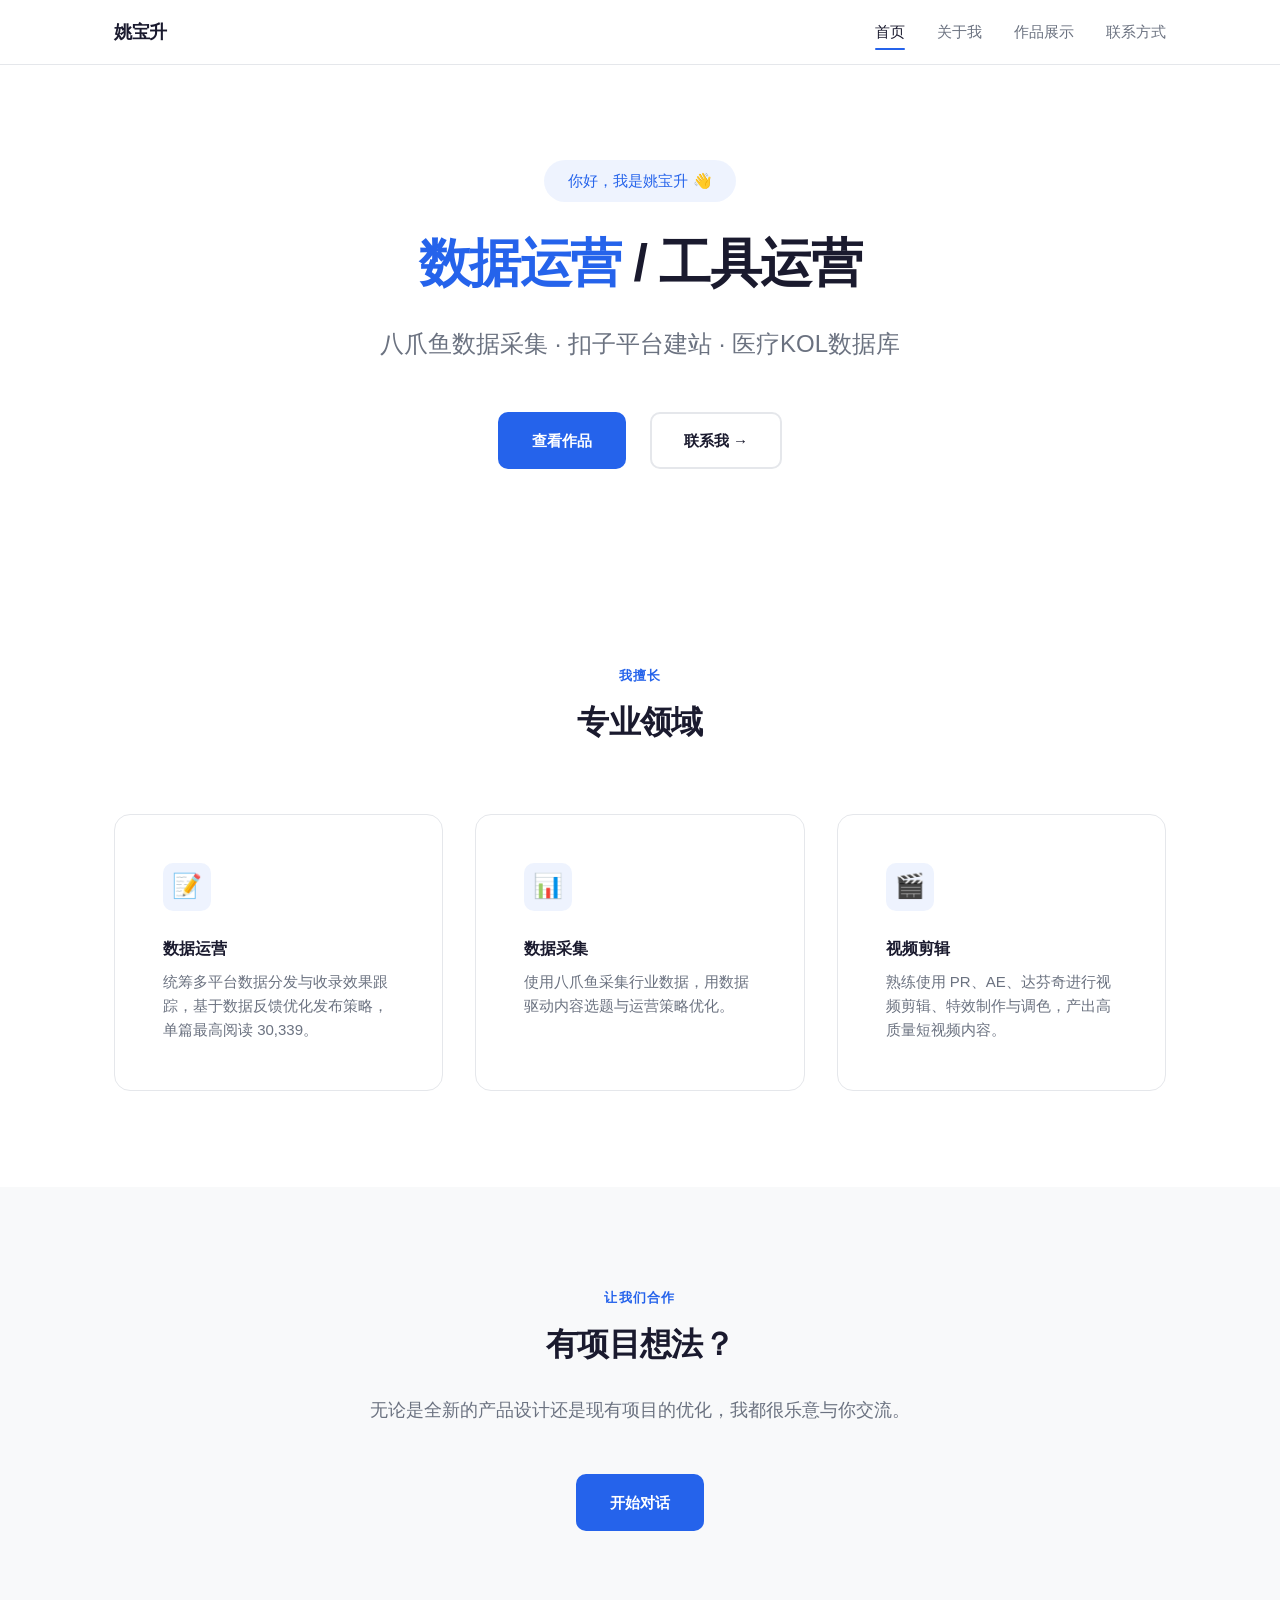
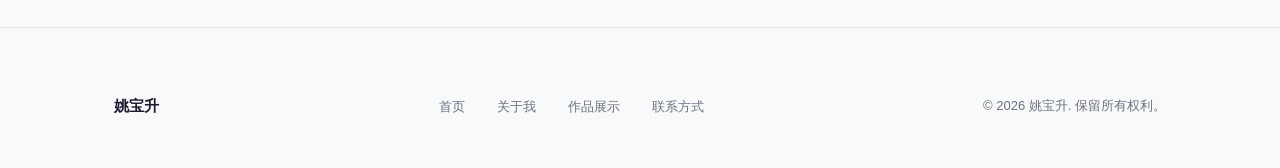
<file: index.html>
<!DOCTYPE html>
<html lang="zh-CN">
<head>
  <meta charset="UTF-8">
  <meta name="viewport" content="width=device-width, initial-scale=1.0">
  <meta name="description" content="姚宝升 - 数据运营与工具运营作品集">
  <title>姚宝升 | 数据运营 / 工具运营</title>
  <link rel="stylesheet" href="style.css">
</head>
<body>

  <!-- Navigation -->
  <nav class="navbar">
    <div class="nav-container">
      <a href="index.html" class="nav-logo">姚宝升</a>
      <button class="nav-toggle" aria-label="菜单">
        <span></span>
        <span></span>
        <span></span>
      </button>
      <ul class="nav-menu">
        <li><a href="index.html" class="nav-link active">首页</a></li>
        <li><a href="about.html" class="nav-link">关于我</a></li>
        <li><a href="works.html" class="nav-link">作品展示</a></li>
        <li><a href="contact.html" class="nav-link">联系方式</a></li>
      </ul>
    </div>
  </nav>

  <!-- Hero Section -->
  <header class="hero">
    <div class="container">
      <span class="hero-greeting">你好，我是姚宝升 👋</span>
      <h1 class="hero-title">
        <span class="accent">数据运营</span> / 工具运营
      </h1>
      <p class="hero-subtitle">
        八爪鱼数据采集 · 扣子平台建站 · 医疗KOL数据库
      </p>
      <div class="hero-actions">
        <a href="works.html" class="btn btn-primary">查看作品</a>
        <a href="contact.html" class="btn btn-secondary">联系我 →</a>
      </div>
    </div>
  </header>

  <!-- Featured Section -->
  <main>
    <section class="section">
      <div class="container">
        <div class="section-header">
          <span class="section-tag">我擅长</span>
          <h2 class="section-title">专业领域</h2>
        </div>
        <div class="featured-grid">
          <div class="feature-card">
            <div class="feature-icon">📝</div>
            <h3>数据运营</h3>
            <p>统筹多平台数据分发与收录效果跟踪，基于数据反馈优化发布策略，单篇最高阅读 30,339。</p>
          </div>
          <div class="feature-card">
            <div class="feature-icon">📊</div>
            <h3>数据采集</h3>
            <p>使用八爪鱼采集行业数据，用数据驱动内容选题与运营策略优化。</p>
          </div>
          <div class="feature-card">
            <div class="feature-icon">🎬</div>
            <h3>视频剪辑</h3>
            <p>熟练使用 PR、AE、达芬奇进行视频剪辑、特效制作与调色，产出高质量短视频内容。</p>
          </div>
        </div>
      </div>
    </section>

    <!-- CTA Section -->
    <section class="section section-alt">
      <div class="container">
        <div class="container-narrow" style="text-align: center;">
          <span class="section-tag">让我们合作</span>
          <h2 class="section-title" style="margin-bottom: var(--spacing-md);">有项目想法？</h2>
          <p style="font-size: var(--font-size-lg); color: var(--color-text-secondary); margin-bottom: var(--spacing-xl);">
            无论是全新的产品设计还是现有项目的优化，我都很乐意与你交流。
          </p>
          <a href="contact.html" class="btn btn-primary">开始对话</a>
        </div>
      </div>
    </section>
  </main>

  <!-- Footer -->
  <footer class="footer">
    <div class="container">
      <div class="footer-content">
        <span class="footer-brand">姚宝升</span>
        <ul class="footer-links">
          <li><a href="index.html">首页</a></li>
          <li><a href="about.html">关于我</a></li>
          <li><a href="works.html">作品展示</a></li>
          <li><a href="contact.html">联系方式</a></li>
        </ul>
        <span class="footer-copy">© 2026 姚宝升. 保留所有权利。</span>
      </div>
    </div>
  </footer>

  <script>
    // Mobile menu toggle
    const toggle = document.querySelector('.nav-toggle');
    const menu = document.querySelector('.nav-menu');
    toggle.addEventListener('click', () => {
      toggle.classList.toggle('active');
      menu.classList.toggle('active');
    });
    // Close menu on link click (mobile)
    document.querySelectorAll('.nav-link').forEach(link => {
      link.addEventListener('click', () => {
        toggle.classList.remove('active');
        menu.classList.remove('active');
      });
    });
  </script>

</body>
</html>
</file>
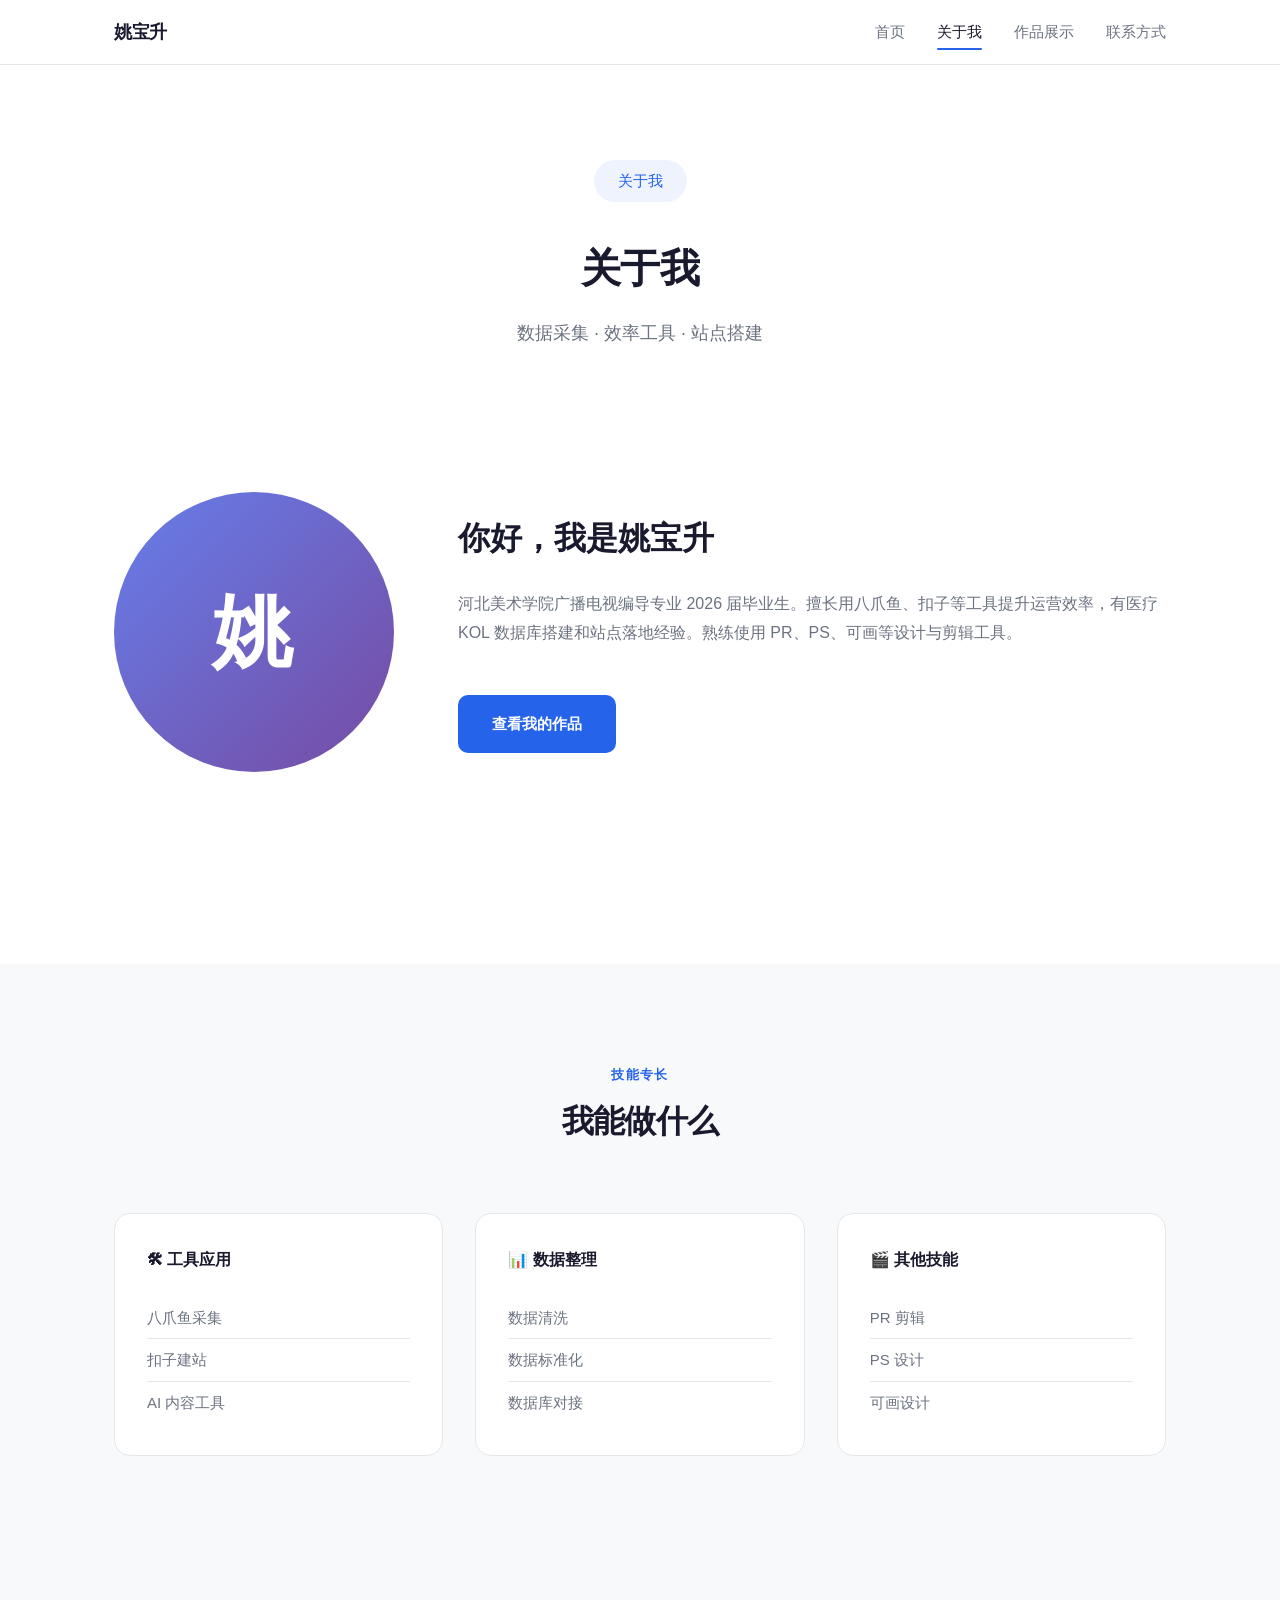
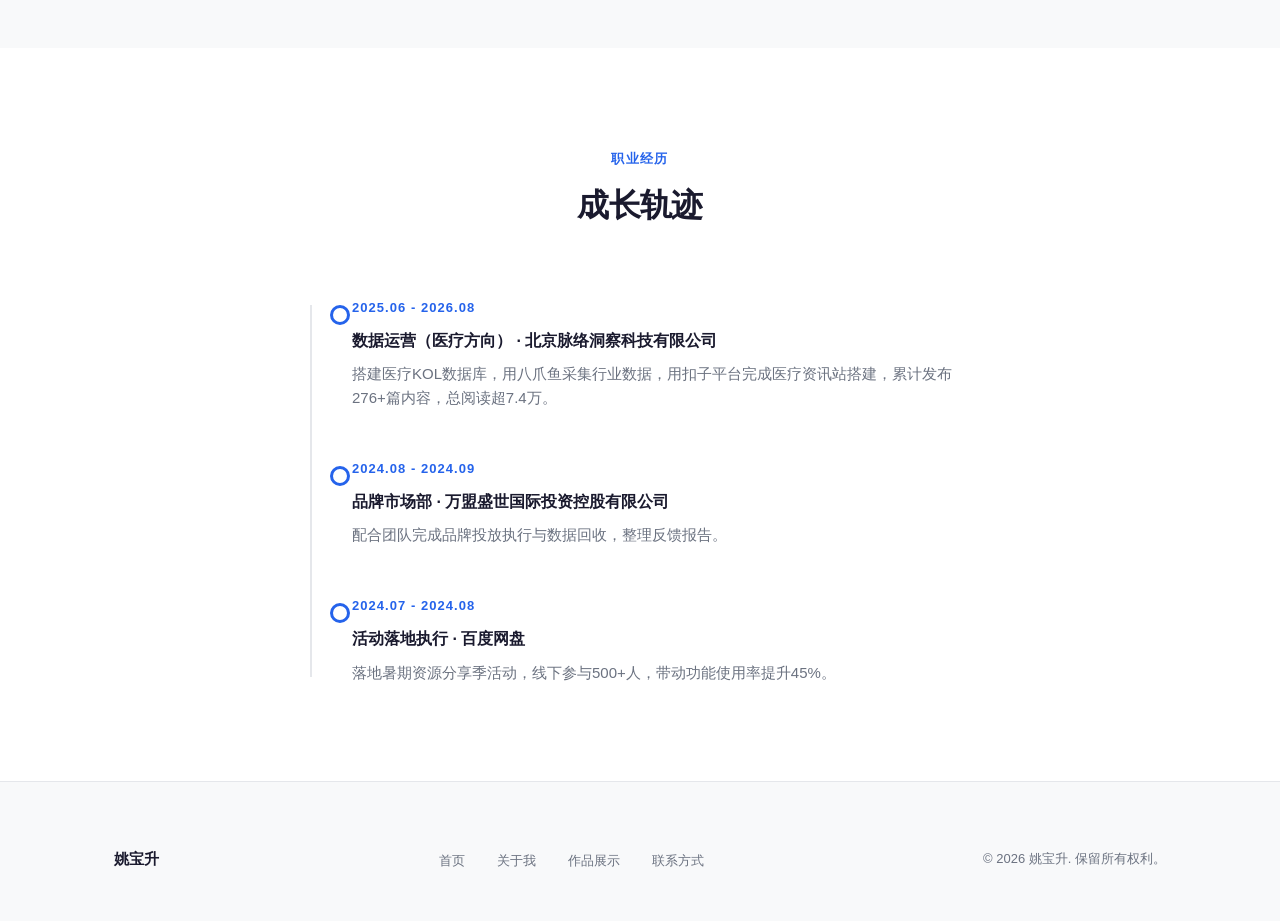
<file: about.html>
<!DOCTYPE html>
<html lang="zh-CN">
<head>
  <meta charset="UTF-8">
  <meta name="viewport" content="width=device-width, initial-scale=1.0">
  <meta name="description" content="关于姚宝升 - 个人背景与专业经历">
  <title>关于我 | 姚宝升</title>
  <link rel="stylesheet" href="style.css">
</head>
<body>

  <!-- Navigation -->
  <nav class="navbar">
    <div class="nav-container">
      <a href="index.html" class="nav-logo">姚宝升</a>
      <button class="nav-toggle" aria-label="菜单">
        <span></span>
        <span></span>
        <span></span>
      </button>
      <ul class="nav-menu">
        <li><a href="index.html" class="nav-link">首页</a></li>
        <li><a href="about.html" class="nav-link active">关于我</a></li>
        <li><a href="works.html" class="nav-link">作品展示</a></li>
        <li><a href="contact.html" class="nav-link">联系方式</a></li>
      </ul>
    </div>
  </nav>

  <!-- Page Header -->
  <header class="page-header">
    <div class="container">
      <span class="hero-greeting">关于我</span>
      <h1 class="page-title">关于我</h1>
      <p class="page-subtitle">数据采集 · 效率工具 · 站点搭建</p>
    </div>
  </header>

  <main>
    <!-- About Intro -->
    <section class="section">
      <div class="container">
        <div class="about-intro">
          <div class="about-avatar">姚</div>
          <div class="about-text">
            <h2>你好，我是姚宝升</h2>
            <p>
              河北美术学院广播电视编导专业 2026 届毕业生。擅长用八爪鱼、扣子等工具提升运营效率，有医疗 KOL 数据库搭建和站点落地经验。熟练使用 PR、PS、可画等设计与剪辑工具。
            </p>
            <a href="works.html" class="btn btn-primary" style="margin-top: var(--spacing-md);">查看我的作品</a>
          </div>
        </div>
      </div>
    </section>

    <!-- Skills Section -->
    <section class="section section-alt">
      <div class="container">
        <div class="section-header">
          <span class="section-tag">技能专长</span>
          <h2 class="section-title">我能做什么</h2>
        </div>
        <div class="skills-grid">
          <div class="skill-category">
            <h3>🛠 工具应用</h3>
            <ul class="skill-list">
              <li>八爪鱼采集</li>
              <li>扣子建站</li>
              <li>AI 内容工具</li>
            </ul>
          </div>
          <div class="skill-category">
            <h3>📊 数据整理</h3>
            <ul class="skill-list">
              <li>数据清洗</li>
              <li>数据标准化</li>
              <li>数据库对接</li>
            </ul>
          </div>
          <div class="skill-category">
            <h3>🎬 其他技能</h3>
            <ul class="skill-list">
              <li>PR 剪辑</li>
              <li>PS 设计</li>
              <li>可画设计</li>
            </ul>
          </div>
        </div>
      </div>
    </section>

    <!-- Experience Timeline -->
    <section class="section">
      <div class="container">
        <div class="section-header">
          <span class="section-tag">职业经历</span>
          <h2 class="section-title">成长轨迹</h2>
        </div>
        <div class="container-narrow">
          <div class="timeline">
            <div class="timeline-item">
              <div class="timeline-date">2025.06 - 2026.08</div>
              <div class="timeline-title">数据运营（医疗方向） · 北京脉络洞察科技有限公司</div>
              <p class="timeline-desc">
                搭建医疗KOL数据库，用八爪鱼采集行业数据，用扣子平台完成医疗资讯站搭建，累计发布276+篇内容，总阅读超7.4万。
              </p>
            </div>
            <div class="timeline-item">
              <div class="timeline-date">2024.08 - 2024.09</div>
              <div class="timeline-title">品牌市场部 · 万盟盛世国际投资控股有限公司</div>
              <p class="timeline-desc">
                配合团队完成品牌投放执行与数据回收，整理反馈报告。
              </p>
            </div>
            <div class="timeline-item">
              <div class="timeline-date">2024.07 - 2024.08</div>
              <div class="timeline-title">活动落地执行 · 百度网盘</div>
              <p class="timeline-desc">
                落地暑期资源分享季活动，线下参与500+人，带动功能使用率提升45%。
              </p>
            </div>
          </div>
        </div>
      </div>
    </section>
  </main>

  <!-- Footer -->
  <footer class="footer">
    <div class="container">
      <div class="footer-content">
        <span class="footer-brand">姚宝升</span>
        <ul class="footer-links">
          <li><a href="index.html">首页</a></li>
          <li><a href="about.html">关于我</a></li>
          <li><a href="works.html">作品展示</a></li>
          <li><a href="contact.html">联系方式</a></li>
        </ul>
        <span class="footer-copy">© 2026 姚宝升. 保留所有权利。</span>
      </div>
    </div>
  </footer>

  <script>
    // Mobile menu toggle
    const toggle = document.querySelector('.nav-toggle');
    const menu = document.querySelector('.nav-menu');
    toggle.addEventListener('click', () => {
      toggle.classList.toggle('active');
      menu.classList.toggle('active');
    });
    // Close menu on link click (mobile)
    document.querySelectorAll('.nav-link').forEach(link => {
      link.addEventListener('click', () => {
        toggle.classList.remove('active');
        menu.classList.remove('active');
      });
    });
  </script>

</body>
</html>
</file>
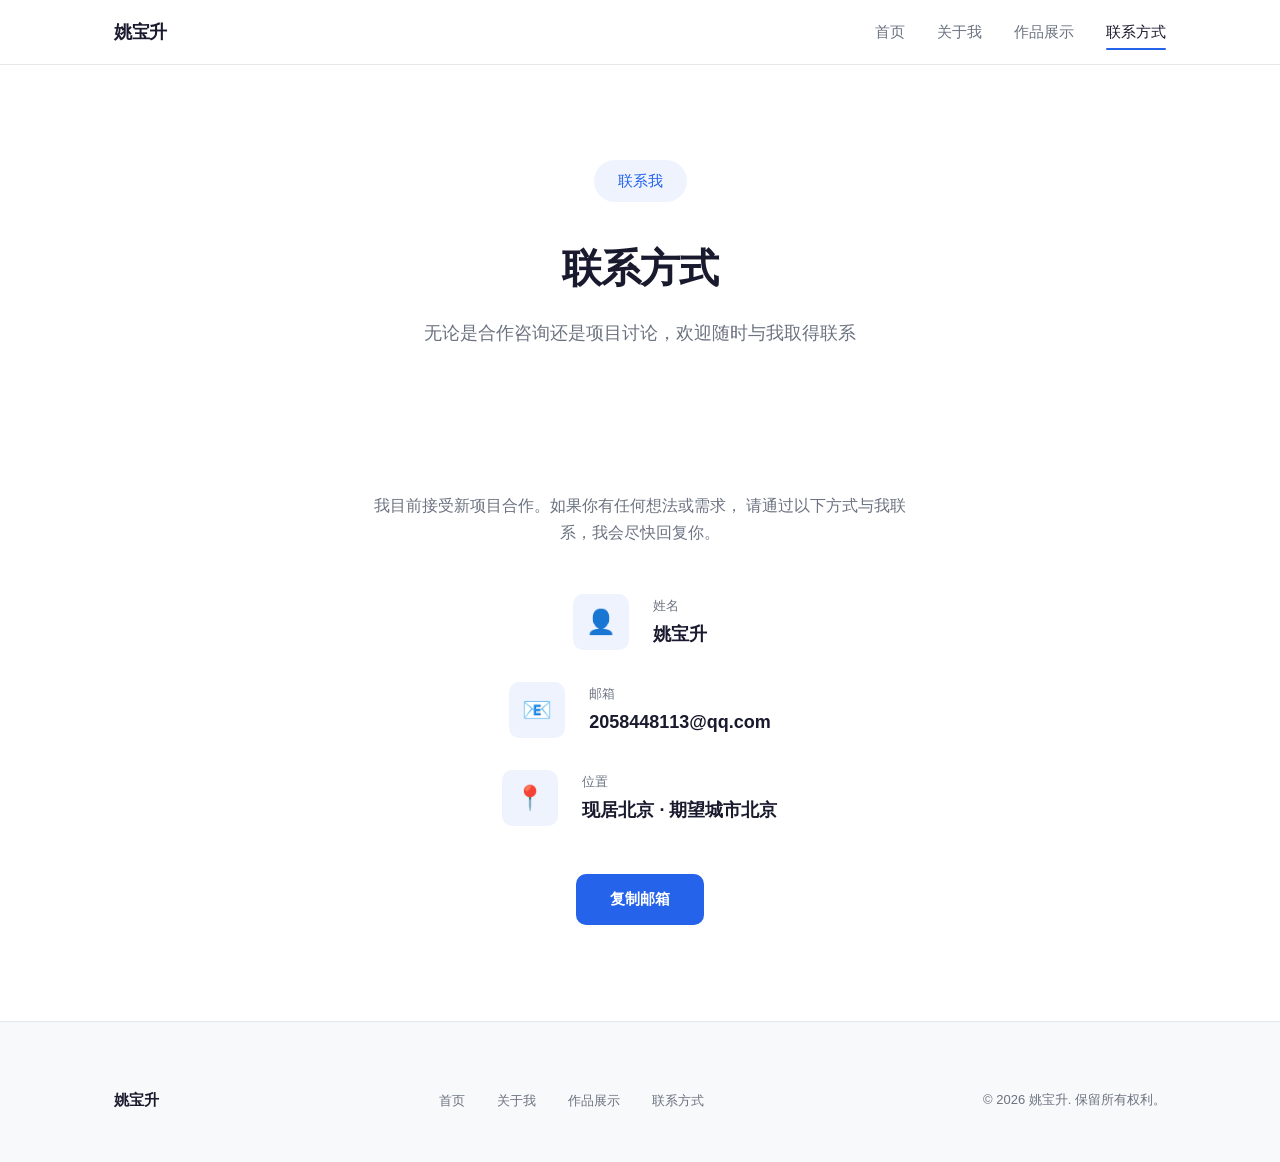
<file: contact.html>
<!DOCTYPE html>
<html lang="zh-CN">
<head>
  <meta charset="UTF-8">
  <meta name="viewport" content="width=device-width, initial-scale=1.0">
  <meta name="description" content="联系方式 - 姚宝升">
  <title>联系方式 | 姚宝升</title>
  <link rel="stylesheet" href="style.css">
</head>
<body>

  <!-- Navigation -->
  <nav class="navbar">
    <div class="nav-container">
      <a href="index.html" class="nav-logo">姚宝升</a>
      <button class="nav-toggle" aria-label="菜单">
        <span></span>
        <span></span>
        <span></span>
      </button>
      <ul class="nav-menu">
        <li><a href="index.html" class="nav-link">首页</a></li>
        <li><a href="about.html" class="nav-link">关于我</a></li>
        <li><a href="works.html" class="nav-link">作品展示</a></li>
        <li><a href="contact.html" class="nav-link active">联系方式</a></li>
      </ul>
    </div>
  </nav>

  <!-- Page Header -->
  <header class="page-header">
    <div class="container">
      <span class="hero-greeting">联系我</span>
      <h1 class="page-title">联系方式</h1>
      <p class="page-subtitle">无论是合作咨询还是项目讨论，欢迎随时与我取得联系</p>
    </div>
  </header>

  <main>
    <section class="section">
      <div class="container">
        <div class="contact-wrapper contact-simple">
          <!-- Contact Info -->
          <div class="contact-info">
            <p>
              我目前接受新项目合作。如果你有任何想法或需求，
              请通过以下方式与我联系，我会尽快回复你。
            </p>
            <ul class="contact-list">
              <li class="contact-item">
                <div class="contact-icon">👤</div>
                <div>
                  <div class="contact-label">姓名</div>
                  <div class="contact-value">姚宝升</div>
                </div>
              </li>
              <li class="contact-item">
                <div class="contact-icon">📧</div>
                <div>
                  <div class="contact-label">邮箱</div>
                  <div class="contact-value"><a href="mailto:2058448113@qq.com">2058448113@qq.com</a></div>
                </div>
              </li>
              <li class="contact-item">
                <div class="contact-icon">📍</div>
                <div>
                  <div class="contact-label">位置</div>
                  <div class="contact-value">现居北京 · 期望城市北京</div>
                </div>
              </li>
            </ul>
            <button type="button" class="btn btn-primary" id="copyEmailBtn" style="margin-top: var(--spacing-xl);">复制邮箱</button>
          </div>
        </div>
      </div>
    </section>
  </main>

  <!-- Footer -->
  <footer class="footer">
    <div class="container">
      <div class="footer-content">
        <span class="footer-brand">姚宝升</span>
        <ul class="footer-links">
          <li><a href="index.html">首页</a></li>
          <li><a href="about.html">关于我</a></li>
          <li><a href="works.html">作品展示</a></li>
          <li><a href="contact.html">联系方式</a></li>
        </ul>
        <span class="footer-copy">© 2026 姚宝升. 保留所有权利。</span>
      </div>
    </div>
  </footer>

  <script>
    // Mobile menu toggle
    const toggle = document.querySelector('.nav-toggle');
    const menu = document.querySelector('.nav-menu');
    toggle.addEventListener('click', () => {
      toggle.classList.toggle('active');
      menu.classList.toggle('active');
    });
    // Close menu on link click (mobile)
    document.querySelectorAll('.nav-link').forEach(link => {
      link.addEventListener('click', () => {
        toggle.classList.remove('active');
        menu.classList.remove('active');
      });
    });

    // Copy email to clipboard
    const copyBtn = document.getElementById('copyEmailBtn');
    const email = '2058448113@qq.com';
    copyBtn.addEventListener('click', async () => {
      try {
        await navigator.clipboard.writeText(email);
        copyBtn.textContent = '✓ 已复制';
      } catch (err) {
        copyBtn.textContent = '复制失败，请手动复制';
      }
      setTimeout(() => {
        copyBtn.textContent = '复制邮箱';
      }, 2000);
    });
  </script>

</body>
</html>
</file>
<file: style.css>
/* ============================
   CSS Variables & Reset
   ============================ */
:root {
  --color-bg: #ffffff;
  --color-bg-alt: #f8f9fa;
  --color-text: #1a1a2e;
  --color-text-secondary: #6b7280;
  --color-accent: #2563eb;
  --color-accent-hover: #1d4ed8;
  --color-border: #e5e7eb;
  --color-card: #ffffff;
  --color-card-hover: #fafbfc;
  --color-shadow: rgba(0, 0, 0, 0.06);
  --color-shadow-hover: rgba(0, 0, 0, 0.1);

  --font-sans: -apple-system, BlinkMacSystemFont, "Segoe UI", "PingFang SC",
    "Hiragino Sans GB", "Microsoft YaHei", Roboto, "Helvetica Neue", Arial,
    sans-serif;

  --spacing-xs: 0.5rem;
  --spacing-sm: 1rem;
  --spacing-md: 1.5rem;
  --spacing-lg: 2rem;
  --spacing-xl: 3rem;
  --spacing-2xl: 4rem;
  --spacing-3xl: 6rem;

  --max-width: 1100px;
  --max-width-narrow: 720px;

  --radius-sm: 6px;
  --radius-md: 10px;
  --radius-lg: 16px;

  --transition: 0.25s ease;

  --font-size-xs: 0.8125rem;
  --font-size-sm: 0.9375rem;
  --font-size-base: 1rem;
  --font-size-lg: 1.125rem;
  --font-size-xl: 1.5rem;
  --font-size-2xl: 2rem;
  --font-size-3xl: 2.5rem;
  --font-size-4xl: 3.25rem;
}

* {
  margin: 0;
  padding: 0;
  box-sizing: border-box;
}

html {
  scroll-behavior: smooth;
  -webkit-font-smoothing: antialiased;
  -moz-osx-font-smoothing: grayscale;
}

body {
  font-family: var(--font-sans);
  font-size: var(--font-size-base);
  line-height: 1.7;
  color: var(--color-text);
  background-color: var(--color-bg);
  min-height: 100vh;
  display: flex;
  flex-direction: column;
}

img {
  max-width: 100%;
  height: auto;
  display: block;
}

a {
  color: var(--color-accent);
  text-decoration: none;
  transition: color var(--transition);
}

a:hover {
  color: var(--color-accent-hover);
}

/* ============================
   Layout Utilities
   ============================ */
.container {
  width: 100%;
  max-width: var(--max-width);
  margin: 0 auto;
  padding: 0 var(--spacing-md);
}

.container-narrow {
  width: 100%;
  max-width: var(--max-width-narrow);
  margin: 0 auto;
  padding: 0 var(--spacing-md);
}

main {
  flex: 1;
}

/* ============================
   Navigation
   ============================ */
.navbar {
  position: fixed;
  top: 0;
  left: 0;
  right: 0;
  background-color: rgba(255, 255, 255, 0.85);
  backdrop-filter: blur(12px);
  -webkit-backdrop-filter: blur(12px);
  border-bottom: 1px solid var(--color-border);
  z-index: 1000;
}

.nav-container {
  max-width: var(--max-width);
  margin: 0 auto;
  padding: 0 var(--spacing-md);
  display: flex;
  align-items: center;
  justify-content: space-between;
  height: 64px;
}

.nav-logo {
  font-size: var(--font-size-lg);
  font-weight: 700;
  color: var(--color-text);
  letter-spacing: -0.02em;
}

.nav-logo:hover {
  color: var(--color-accent);
}

.nav-menu {
  display: flex;
  align-items: center;
  list-style: none;
  gap: var(--spacing-lg);
}

.nav-link {
  font-size: var(--font-size-sm);
  font-weight: 500;
  color: var(--color-text-secondary);
  padding: var(--spacing-xs) 0;
  position: relative;
  transition: color var(--transition);
}

.nav-link:hover,
.nav-link.active {
  color: var(--color-text);
}

.nav-link.active::after {
  content: "";
  position: absolute;
  bottom: -2px;
  left: 0;
  right: 0;
  height: 2px;
  background-color: var(--color-accent);
  border-radius: 1px;
}

.nav-toggle {
  display: none;
  flex-direction: column;
  justify-content: center;
  align-items: center;
  width: 40px;
  height: 40px;
  background: none;
  border: none;
  cursor: pointer;
  gap: 5px;
  padding: 0;
}

.nav-toggle span {
  display: block;
  width: 24px;
  height: 2px;
  background-color: var(--color-text);
  border-radius: 2px;
  transition: transform var(--transition), opacity var(--transition);
}

.nav-toggle.active span:nth-child(1) {
  transform: translateY(7px) rotate(45deg);
}

.nav-toggle.active span:nth-child(2) {
  opacity: 0;
}

.nav-toggle.active span:nth-child(3) {
  transform: translateY(-7px) rotate(-45deg);
}

/* ============================
   Hero Section (Home)
   ============================ */
.hero {
  padding: calc(var(--spacing-3xl) + 64px) 0 var(--spacing-3xl);
  text-align: center;
}

.hero-greeting {
  display: inline-block;
  font-size: var(--font-size-sm);
  font-weight: 500;
  color: var(--color-accent);
  background-color: rgba(37, 99, 235, 0.08);
  padding: var(--spacing-xs) var(--spacing-md);
  border-radius: 100px;
  margin-bottom: var(--spacing-lg);
}

.hero-title {
  font-size: var(--font-size-4xl);
  font-weight: 800;
  letter-spacing: -0.03em;
  line-height: 1.15;
  margin-bottom: var(--spacing-lg);
  color: var(--color-text);
}

.hero-title .accent {
  color: var(--color-accent);
}

.hero-subtitle {
  font-size: var(--font-size-xl);
  color: var(--color-text-secondary);
  max-width: 560px;
  margin: 0 auto var(--spacing-xl);
  line-height: 1.6;
}

.hero-actions {
  display: flex;
  justify-content: center;
  gap: var(--spacing-md);
  flex-wrap: wrap;
}

/* ============================
   Buttons
   ============================ */
.btn {
  display: inline-flex;
  align-items: center;
  justify-content: center;
  gap: var(--spacing-xs);
  font-family: var(--font-sans);
  font-size: var(--font-size-sm);
  font-weight: 600;
  padding: 0.875rem var(--spacing-lg);
  border-radius: var(--radius-md);
  border: 2px solid transparent;
  cursor: pointer;
  transition: all var(--transition);
  text-decoration: none;
  white-space: nowrap;
}

.btn-primary {
  background-color: var(--color-accent);
  color: #ffffff;
}

.btn-primary:hover {
  background-color: var(--color-accent-hover);
  color: #ffffff;
  transform: translateY(-1px);
  box-shadow: 0 6px 20px rgba(37, 99, 235, 0.3);
}

.btn-secondary {
  background-color: transparent;
  color: var(--color-text);
  border-color: var(--color-border);
}

.btn-secondary:hover {
  border-color: var(--color-text);
  background-color: var(--color-bg-alt);
  transform: translateY(-1px);
}

/* ============================
   Page Header
   ============================ */
.page-header {
  padding: calc(var(--spacing-3xl) + 64px) 0 var(--spacing-xl);
  text-align: center;
}

.page-title {
  font-size: var(--font-size-3xl);
  font-weight: 800;
  letter-spacing: -0.02em;
  margin-bottom: var(--spacing-sm);
}

.page-subtitle {
  font-size: var(--font-size-lg);
  color: var(--color-text-secondary);
}

/* ============================
   Sections
   ============================ */
.section {
  padding: var(--spacing-3xl) 0;
}

.section-alt {
  background-color: var(--color-bg-alt);
}

.section-header {
  text-align: center;
  margin-bottom: var(--spacing-2xl);
}

.section-tag {
  display: inline-block;
  font-size: var(--font-size-xs);
  font-weight: 600;
  text-transform: uppercase;
  letter-spacing: 0.1em;
  color: var(--color-accent);
  margin-bottom: var(--spacing-xs);
}

.section-title {
  font-size: var(--font-size-2xl);
  font-weight: 700;
  letter-spacing: -0.02em;
}

/* ============================
   Cards Grid (Works)
   ============================ */
.works-grid {
  display: grid;
  grid-template-columns: repeat(auto-fill, minmax(320px, 1fr));
  gap: var(--spacing-xl);
}

.work-card {
  background-color: var(--color-card);
  border: 1px solid var(--color-border);
  border-radius: var(--radius-lg);
  overflow: hidden;
  transition: all var(--transition);
  cursor: pointer;
}

.work-card:hover {
  transform: translateY(-4px);
  box-shadow: 0 16px 48px var(--color-shadow-hover);
  border-color: transparent;
}

.work-thumbnail {
  width: 100%;
  aspect-ratio: 16 / 10;
  background: linear-gradient(135deg, #667eea 0%, #764ba2 100%);
  display: flex;
  align-items: center;
  justify-content: center;
  color: #fff;
  font-size: var(--font-size-3xl);
  font-weight: 800;
  letter-spacing: 0.05em;
}

.work-card:nth-child(3n+2) .work-thumbnail {
  background: linear-gradient(135deg, #f093fb 0%, #f5576c 100%);
}

.work-card:nth-child(3n+3) .work-thumbnail {
  background: linear-gradient(135deg, #4facfe 0%, #00f2fe 100%);
}

.work-body {
  padding: var(--spacing-lg);
}

.work-title {
  font-size: var(--font-size-lg);
  font-weight: 700;
  margin-bottom: var(--spacing-xs);
}

.work-desc {
  font-size: var(--font-size-sm);
  color: var(--color-text-secondary);
  line-height: 1.6;
  margin-bottom: var(--spacing-md);
}

.work-tags {
  display: flex;
  flex-wrap: wrap;
  gap: var(--spacing-xs);
}

.work-tag {
  font-size: var(--font-size-xs);
  font-weight: 500;
  color: var(--color-accent);
  background-color: rgba(37, 99, 235, 0.08);
  padding: 0.25rem 0.75rem;
  border-radius: 100px;
}

/* ============================
   Platform Showcase (Works Page)
   ============================ */
.platform-section {
  margin-bottom: var(--spacing-3xl);
}

.platform-section:last-child {
  margin-bottom: 0;
}

.platform-header {
  display: flex;
  align-items: baseline;
  gap: var(--spacing-md);
  margin-bottom: var(--spacing-xl);
  padding-bottom: var(--spacing-sm);
  border-bottom: 2px solid var(--color-border);
  flex-wrap: wrap;
}

.platform-name {
  font-size: var(--font-size-xl);
  font-weight: 700;
  letter-spacing: -0.01em;
  color: var(--color-text);
}

.platform-summary {
  font-size: var(--font-size-sm);
  color: var(--color-text-secondary);
}

.screenshots-grid {
  display: grid;
  gap: var(--spacing-xl);
  align-items: start;
}

.screenshots-grid.phones {
  grid-template-columns: repeat(auto-fill, minmax(200px, 1fr));
}

.screenshots-grid.web {
  grid-template-columns: repeat(auto-fill, minmax(380px, 1fr));
}

.screenshot-card {
  transition: transform var(--transition);
}

.screenshot-card:hover {
  transform: translateY(-3px);
}

.screenshot-img {
  width: 100%;
  height: auto;
  border-radius: var(--radius-md);
  border: 1px solid var(--color-border);
  display: block;
  margin-bottom: var(--spacing-sm);
  box-shadow: 0 4px 16px var(--color-shadow);
}

.screenshot-caption {
  font-size: var(--font-size-sm);
  color: var(--color-text-secondary);
  line-height: 1.6;
  text-align: center;
}

@media (max-width: 768px) {
  .screenshots-grid.phones {
    grid-template-columns: repeat(auto-fill, minmax(140px, 1fr));
    gap: var(--spacing-md);
  }

  .screenshots-grid.web {
    grid-template-columns: 1fr;
    gap: var(--spacing-md);
  }

  .platform-section {
    margin-bottom: var(--spacing-2xl);
  }
}

/* ============================
   About Page
   ============================ */
.about-intro {
  display: grid;
  grid-template-columns: 280px 1fr;
  gap: var(--spacing-2xl);
  align-items: center;
  margin-bottom: var(--spacing-3xl);
}

.about-avatar {
  width: 280px;
  height: 280px;
  border-radius: 50%;
  background: linear-gradient(135deg, #667eea 0%, #764ba2 100%);
  display: flex;
  align-items: center;
  justify-content: center;
  color: #fff;
  font-size: 5rem;
  font-weight: 800;
  letter-spacing: 0.05em;
  margin: 0 auto;
}

.about-text h2 {
  font-size: var(--font-size-2xl);
  font-weight: 700;
  margin-bottom: var(--spacing-md);
}

.about-text p {
  font-size: var(--font-size-base);
  color: var(--color-text-secondary);
  line-height: 1.8;
  margin-bottom: var(--spacing-md);
}

.skills-grid {
  display: grid;
  grid-template-columns: repeat(auto-fit, minmax(220px, 1fr));
  gap: var(--spacing-lg);
  margin-bottom: var(--spacing-3xl);
}

.skill-category {
  background-color: var(--color-bg);
  border: 1px solid var(--color-border);
  border-radius: var(--radius-lg);
  padding: var(--spacing-lg);
}

.skill-category h3 {
  font-size: var(--font-size-base);
  font-weight: 700;
  margin-bottom: var(--spacing-md);
  display: flex;
  align-items: center;
  gap: var(--spacing-xs);
}

.skill-list {
  list-style: none;
}

.skill-list li {
  font-size: var(--font-size-sm);
  color: var(--color-text-secondary);
  padding: var(--spacing-xs) 0;
  border-bottom: 1px solid var(--color-border);
  display: flex;
  justify-content: space-between;
  align-items: center;
}

.skill-list li:last-child {
  border-bottom: none;
}

.skill-level {
  font-size: var(--font-size-xs);
  color: var(--color-accent);
  font-weight: 600;
}

.timeline {
  position: relative;
  padding-left: var(--spacing-xl);
}

.timeline::before {
  content: "";
  position: absolute;
  left: 6px;
  top: 8px;
  bottom: 8px;
  width: 2px;
  background-color: var(--color-border);
}

.timeline-item {
  position: relative;
  padding-bottom: var(--spacing-xl);
}

.timeline-item:last-child {
  padding-bottom: 0;
}

.timeline-item::before {
  content: "";
  position: absolute;
  left: -22px;
  top: 8px;
  width: 14px;
  height: 14px;
  border-radius: 50%;
  background-color: var(--color-bg);
  border: 3px solid var(--color-accent);
}

.timeline-date {
  font-size: var(--font-size-xs);
  font-weight: 600;
  color: var(--color-accent);
  text-transform: uppercase;
  letter-spacing: 0.08em;
  margin-bottom: var(--spacing-xs);
}

.timeline-title {
  font-size: var(--font-size-base);
  font-weight: 700;
  margin-bottom: var(--spacing-xs);
}

.timeline-desc {
  font-size: var(--font-size-sm);
  color: var(--color-text-secondary);
  line-height: 1.6;
}

/* ============================
   Contact Page
   ============================ */
.contact-wrapper {
  display: grid;
  grid-template-columns: 1fr 1.4fr;
  gap: var(--spacing-3xl);
  align-items: start;
}

.contact-info h2 {
  font-size: var(--font-size-2xl);
  font-weight: 700;
  margin-bottom: var(--spacing-md);
}

.contact-info p {
  font-size: var(--font-size-base);
  color: var(--color-text-secondary);
  line-height: 1.7;
  margin-bottom: var(--spacing-xl);
}

.contact-list {
  list-style: none;
  display: flex;
  flex-direction: column;
  gap: var(--spacing-lg);
}

.contact-item {
  display: flex;
  align-items: center;
  gap: var(--spacing-md);
}

.contact-icon {
  width: 48px;
  height: 48px;
  border-radius: var(--radius-md);
  background-color: rgba(37, 99, 235, 0.08);
  display: flex;
  align-items: center;
  justify-content: center;
  font-size: 1.25rem;
  flex-shrink: 0;
}

.contact-label {
  font-size: var(--font-size-xs);
  color: var(--color-text-secondary);
  margin-bottom: 2px;
}

.contact-value {
  font-size: var(--font-size-sm);
  font-weight: 600;
  color: var(--color-text);
}

.contact-value a {
  color: var(--color-text);
}

.contact-value a:hover {
  color: var(--color-accent);
}

.contact-form {
  background-color: var(--color-bg-alt);
  border-radius: var(--radius-lg);
  padding: var(--spacing-2xl);
}

/* Simplified centered contact layout */
.contact-simple {
  grid-template-columns: 1fr;
  max-width: 560px;
  margin: 0 auto;
  text-align: center;
}

.contact-simple .contact-list {
  align-items: center;
}

.contact-simple .contact-item {
  justify-content: center;
  text-align: left;
}

.contact-simple .contact-value {
  font-size: var(--font-size-lg);
}

.contact-simple .contact-icon {
  width: 56px;
  height: 56px;
  font-size: 1.5rem;
}

.form-group {
  margin-bottom: var(--spacing-lg);
}

.form-label {
  display: block;
  font-size: var(--font-size-sm);
  font-weight: 600;
  margin-bottom: var(--spacing-xs);
  color: var(--color-text);
}

.form-label .required {
  color: #ef4444;
}

.form-input,
.form-textarea {
  width: 100%;
  font-family: var(--font-sans);
  font-size: var(--font-size-sm);
  padding: 0.875rem var(--spacing-md);
  border: 1.5px solid var(--color-border);
  border-radius: var(--radius-md);
  background-color: var(--color-bg);
  color: var(--color-text);
  transition: border-color var(--transition), box-shadow var(--transition);
}

.form-input:focus,
.form-textarea:focus {
  outline: none;
  border-color: var(--color-accent);
  box-shadow: 0 0 0 3px rgba(37, 99, 235, 0.1);
}

.form-textarea {
  resize: vertical;
  min-height: 140px;
}

.form-success {
  display: none;
  background-color: #d4edda;
  color: #155724;
  padding: var(--spacing-sm) var(--spacing-md);
  border-radius: var(--radius-md);
  font-size: var(--font-size-sm);
  margin-bottom: var(--spacing-md);
}

.form-success.show {
  display: block;
  animation: fadeIn 0.3s ease;
}

/* ============================
   Featured Section (Home)
   ============================ */
.featured-grid {
  display: grid;
  grid-template-columns: repeat(auto-fit, minmax(280px, 1fr));
  gap: var(--spacing-lg);
}

.feature-card {
  padding: var(--spacing-xl);
  border: 1px solid var(--color-border);
  border-radius: var(--radius-lg);
  transition: all var(--transition);
}

.feature-card:hover {
  border-color: var(--color-accent);
  transform: translateY(-2px);
}

.feature-icon {
  width: 48px;
  height: 48px;
  border-radius: var(--radius-md);
  background-color: rgba(37, 99, 235, 0.08);
  display: flex;
  align-items: center;
  justify-content: center;
  font-size: 1.5rem;
  margin-bottom: var(--spacing-md);
}

.feature-card h3 {
  font-size: var(--font-size-base);
  font-weight: 700;
  margin-bottom: var(--spacing-xs);
}

.feature-card p {
  font-size: var(--font-size-sm);
  color: var(--color-text-secondary);
  line-height: 1.6;
}

/* ============================
   Featured Projects (Works Page)
   ============================ */
.project-cards {
  display: grid;
  gap: var(--spacing-xl);
}

.project-card {
  background-color: var(--color-card);
  border: 1px solid var(--color-border);
  border-radius: var(--radius-lg);
  padding: var(--spacing-xl);
  transition: all var(--transition);
}

.project-card:hover {
  box-shadow: 0 12px 36px var(--color-shadow-hover);
  transform: translateY(-2px);
}

.project-card-header {
  display: flex;
  justify-content: space-between;
  align-items: baseline;
  gap: var(--spacing-md);
  margin-bottom: var(--spacing-lg);
  flex-wrap: wrap;
}

.project-card-title {
  font-size: var(--font-size-xl);
  font-weight: 700;
  letter-spacing: -0.01em;
}

.project-stat {
  font-size: var(--font-size-sm);
  font-weight: 600;
  color: var(--color-accent);
  background-color: rgba(37, 99, 235, 0.08);
  padding: 0.35rem 1rem;
  border-radius: 100px;
  white-space: nowrap;
}

.project-block {
  margin-bottom: var(--spacing-md);
}

.project-block:last-child {
  margin-bottom: 0;
}

.project-label {
  display: inline-block;
  font-size: var(--font-size-xs);
  font-weight: 600;
  text-transform: uppercase;
  letter-spacing: 0.08em;
  color: var(--color-accent);
  margin-bottom: var(--spacing-xs);
}

.project-text {
  font-size: var(--font-size-sm);
  color: var(--color-text-secondary);
  line-height: 1.7;
}

/* ============================
   Lightbox
   ============================ */
.lightbox-overlay {
  position: fixed;
  top: 0;
  left: 0;
  width: 100%;
  height: 100%;
  background-color: rgba(0, 0, 0, 0.85);
  display: flex;
  align-items: center;
  justify-content: center;
  z-index: 9999;
  opacity: 0;
  visibility: hidden;
  transition: opacity 0.3s ease, visibility 0.3s ease;
  cursor: zoom-out;
  padding: var(--spacing-md);
}

.lightbox-overlay.active {
  opacity: 1;
  visibility: visible;
}

.lightbox-img {
  max-width: 90vw;
  max-height: 90vh;
  object-fit: contain;
  border-radius: var(--radius-md);
  box-shadow: 0 8px 32px rgba(0, 0, 0, 0.3);
  transform: scale(0.95);
  transition: transform 0.3s ease;
}

.lightbox-overlay.active .lightbox-img {
  transform: scale(1);
}

/* ============================
   Footer
   ============================ */
.footer {
  background-color: var(--color-bg-alt);
  border-top: 1px solid var(--color-border);
  padding: var(--spacing-2xl) 0 var(--spacing-xl);
  margin-top: auto;
}

.footer-content {
  display: flex;
  justify-content: space-between;
  align-items: center;
  flex-wrap: wrap;
  gap: var(--spacing-md);
}

.footer-brand {
  font-size: var(--font-size-sm);
  font-weight: 700;
  color: var(--color-text);
}

.footer-copy {
  font-size: var(--font-size-xs);
  color: var(--color-text-secondary);
}

.footer-links {
  display: flex;
  gap: var(--spacing-lg);
  list-style: none;
}

.footer-links a {
  font-size: var(--font-size-xs);
  color: var(--color-text-secondary);
}

.footer-links a:hover {
  color: var(--color-accent);
}

/* ============================
   Animations
   ============================ */
@keyframes fadeIn {
  from {
    opacity: 0;
    transform: translateY(8px);
  }
  to {
    opacity: 1;
    transform: translateY(0);
  }
}

.fade-in {
  animation: fadeIn 0.5s ease forwards;
}

/* ============================
   Responsive Design
   ============================ */
@media (max-width: 768px) {
  :root {
    --font-size-4xl: 2.25rem;
    --font-size-3xl: 1.75rem;
    --font-size-2xl: 1.5rem;
    --font-size-xl: 1.125rem;
  }

  .nav-toggle {
    display: flex;
  }

  .nav-menu {
    position: fixed;
    top: 64px;
    left: 0;
    right: 0;
    flex-direction: column;
    align-items: stretch;
    gap: 0;
    background-color: var(--color-bg);
    border-bottom: 1px solid var(--color-border);
    padding: var(--spacing-sm) 0;
    transform: translateY(-120%);
    transition: transform 0.3s ease;
    box-shadow: 0 8px 24px rgba(0, 0, 0, 0.08);
  }

  .nav-menu.active {
    transform: translateY(0);
  }

  .nav-menu li {
    width: 100%;
  }

  .nav-link {
    display: block;
    padding: var(--spacing-md) var(--spacing-lg);
    font-size: var(--font-size-base);
    border-bottom: 1px solid var(--color-border);
  }

  .nav-link:last-child {
    border-bottom: none;
  }

  .nav-link.active::after {
    display: none;
  }

  .nav-link.active {
    color: var(--color-accent);
    background-color: rgba(37, 99, 235, 0.05);
  }

  .hero {
    padding: calc(var(--spacing-2xl) + 64px) 0 var(--spacing-2xl);
  }

  .hero-title {
    font-size: var(--font-size-3xl);
  }

  .hero-subtitle {
    font-size: var(--font-size-base);
  }

  .about-intro {
    grid-template-columns: 1fr;
    gap: var(--spacing-xl);
    text-align: center;
  }

  .about-avatar {
    width: 200px;
    height: 200px;
    font-size: 4rem;
  }

  .about-text h2 {
    text-align: center;
  }

  .contact-wrapper {
    grid-template-columns: 1fr;
    gap: var(--spacing-xl);
  }

  .contact-form {
    padding: var(--spacing-lg);
  }

  .works-grid {
    grid-template-columns: 1fr;
  }

  .section {
    padding: var(--spacing-2xl) 0;
  }

  .footer-content {
    flex-direction: column;
    text-align: center;
  }
}

@media (max-width: 480px) {
  .container,
  .container-narrow {
    padding: 0 var(--spacing-sm);
  }

  .btn {
    width: 100%;
  }

  .hero-actions {
    flex-direction: column;
  }

  .hero-actions .btn {
    width: 100%;
  }
}
</file>
